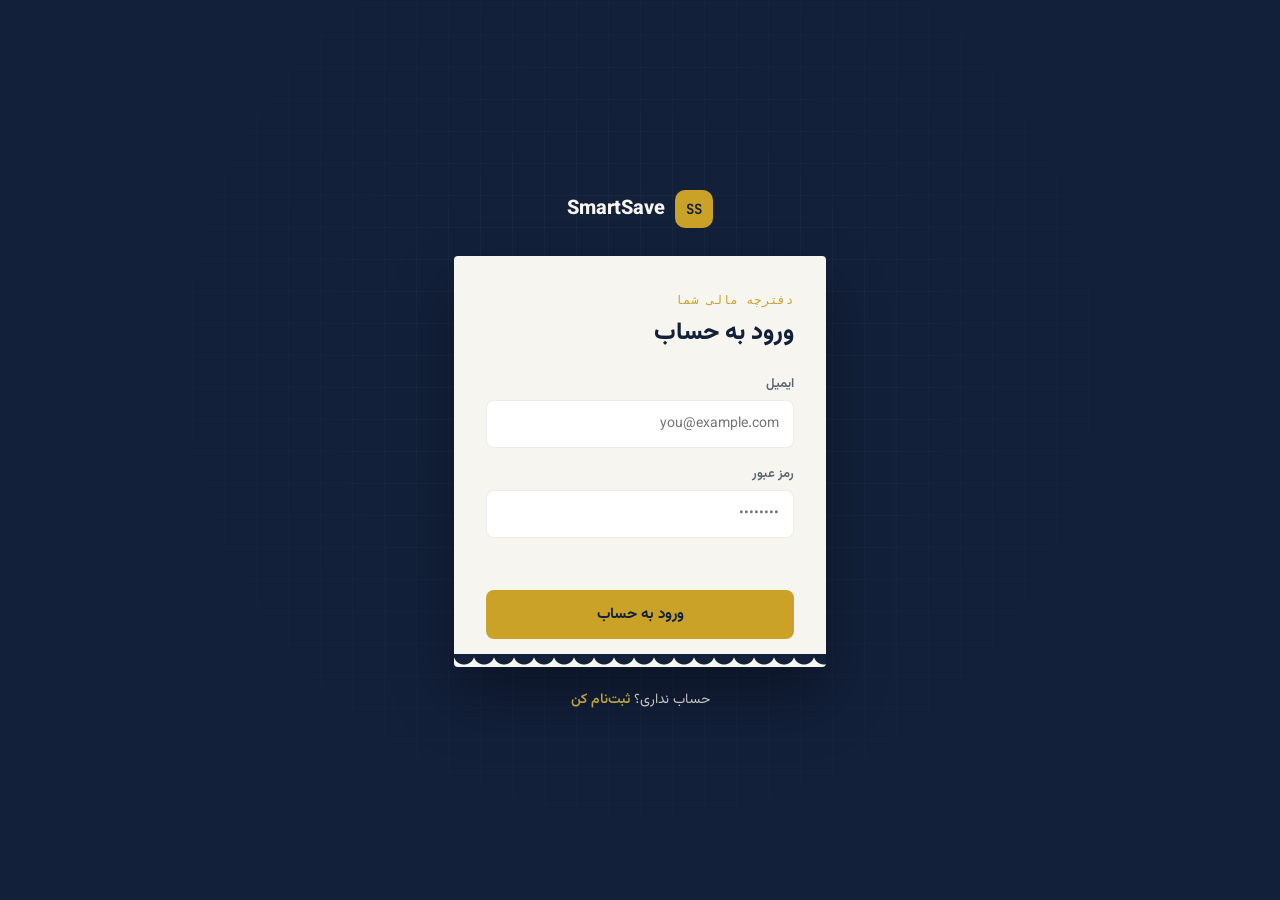
<file: frontend/index.html>
<!DOCTYPE html>
<html lang="fa" dir="rtl">
<head>
<meta charset="UTF-8">
<meta name="viewport" content="width=device-width, initial-scale=1.0">
<title>ورود | SmartSave</title>
<link rel="stylesheet" href="assets/css/style.css">
</head>
<body class="auth-page">
  <div class="auth-bg"></div>
  <div class="auth-wrap">
    <div class="brand">
      <span class="brand-mark">SS</span>
      <span class="brand-name">SmartSave</span>
    </div>

    <div class="receipt">
      <div class="receipt-head">
        <p class="eyebrow">دفترچه مالی شما</p>
        <h1>ورود به حساب</h1>
      </div>

      <form id="login-form" class="form" novalidate>
        <label class="field">
          <span>ایمیل</span>
          <input type="text" id="identifier" required placeholder="you@example.com" autocomplete="username">
        </label>
        <label class="field">
          <span>رمز عبور</span>
          <input type="password" id="password" required placeholder="••••••••" autocomplete="current-password">
        </label>
        <p id="form-error" class="form-error" role="alert"></p>
        <button type="submit" class="btn-gold">ورود به حساب</button>
      </form>

      <div class="receipt-tear"></div>
    </div>

    <p class="switch-line">حساب نداری؟ <a href="register.html">ثبت‌نام کن</a></p>
  </div>

  <script src="assets/js/api.js"></script>
  <script src="assets/js/auth.js"></script>
</body>
</html>
</file>
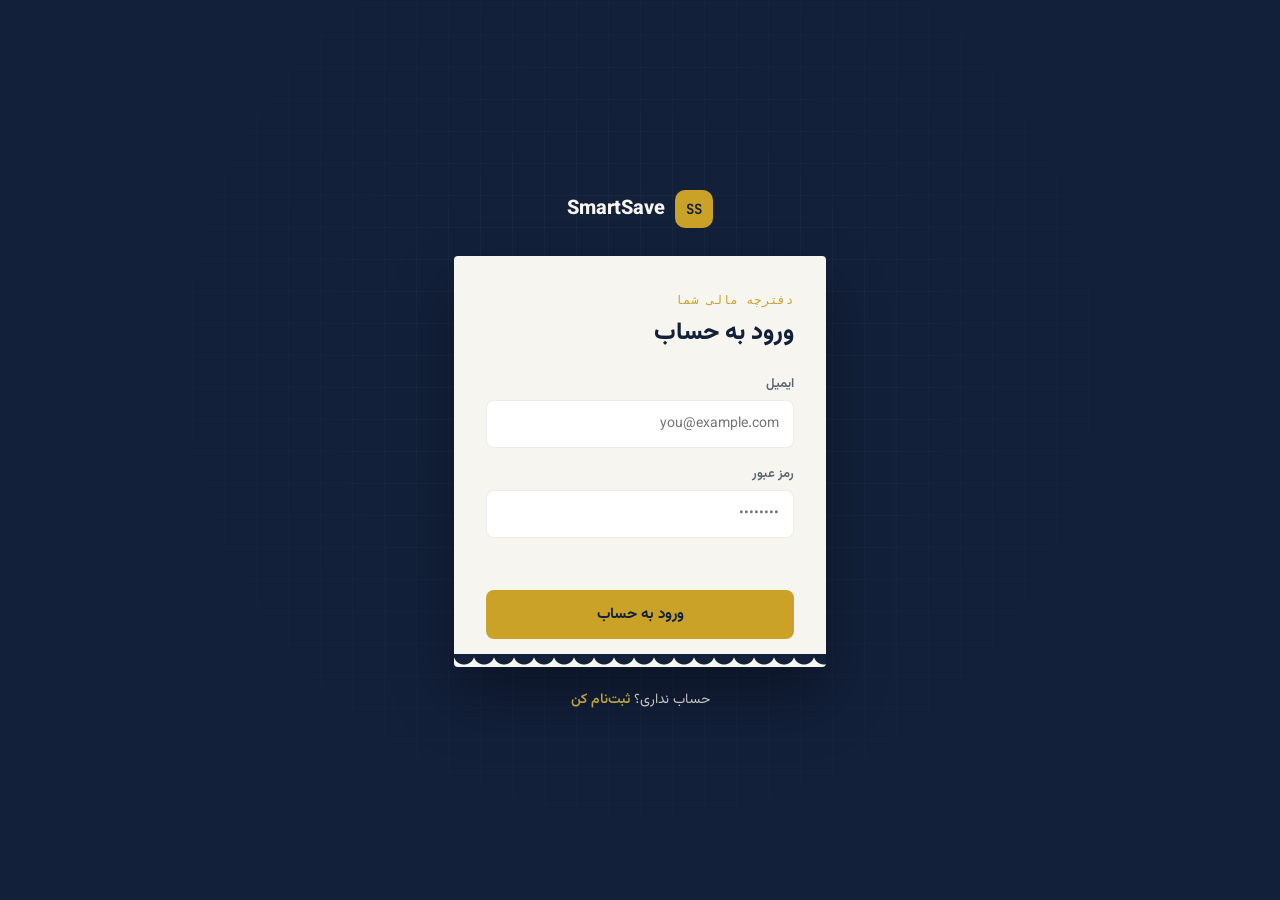
<file: frontend/budgets.html>
<!DOCTYPE html>
<html lang="fa" dir="rtl">
<head>
<meta charset="UTF-8">
<meta name="viewport" content="width=device-width, initial-scale=1.0">
<title>بودجه‌ها | SmartSave</title>
<link rel="stylesheet" href="assets/css/style.css">
</head>
<body class="app-page">
  <div class="app-shell">
    <aside class="sidebar" id="sidebar">
      <div class="brand brand-sidebar">
        <span class="brand-mark">SS</span>
        <span class="brand-name">SmartSave</span>
      </div>

      <nav class="nav">
        <a href="dashboard.html" class="nav-link"><span class="nav-ico">🏠</span> داشبورد</a>
        <a href="expenses.html" class="nav-link"><span class="nav-ico">💳</span> هزینه‌ها</a>
        <a href="incomes.html" class="nav-link"><span class="nav-ico">💰</span> درآمدها</a>
        <a href="savings.html" class="nav-link"><span class="nav-ico">🎯</span> اهداف پس‌انداز</a>
        <a href="budgets.html" class="nav-link"><span class="nav-ico">📊</span> بودجه‌ها</a>
        <a href="analytics.html" class="nav-link"><span class="nav-ico">📈</span> آنالیتیکس</a>
      </nav>

      <div class="sidebar-footer">
        <button id="logout-btn" class="nav-link nav-link--danger">
          <span class="nav-ico">🚪</span> خروج از حساب
        </button>
      </div>
    </aside>

    <div class="main">
      <header class="topbar">
        <button id="sidebar-toggle" class="icon-btn only-mobile">☰</button>
        <h1 class="page-title">بودجه‌ها</h1>
        <div class="topbar-user">
          <span id="user-name" class="user-name">در حال بارگذاری...</span>
        </div>
      </header>

      <main class="content">
        <div id="alerts-row" class="alerts-row"></div>
        <div class="budget-summary-banner">
  <div class="mini-stat"><span>کل بودجه</span><strong id="sum-total-budget">—</strong></div>
  <div class="mini-stat"><span>کل خرج‌شده</span><strong id="sum-total-spent">—</strong></div>
  <div class="mini-stat"><span>باقی‌مانده</span><strong id="sum-total-remaining">—</strong></div>
  <div class="mini-stat"><span>درصد کل مصرف</span><strong id="sum-usage">—</strong></div>
  <div class="mini-stat"><span>در مسیر درست</span><strong id="sum-on-track">—</strong></div>
  <div class="mini-stat"><span>تجاوزشده</span><strong id="sum-exceeded">—</strong></div>
</div>

        <div class="page-header">
          <h2 style="font-family:var(--font-display);font-size:19px;">پاکت‌های بودجه</h2>
          <button id="add-budget-btn" class="btn-primary">+ افزودن بودجه</button>
        </div>

        <div id="budgets-grid" class="budgets-grid"></div>
      </main>
    </div>
  </div>

  <div class="modal-overlay" id="budget-modal">
    <div class="modal-box">
      <h3 id="budget-modal-title">افزودن بودجه</h3>
      <form id="budget-form" class="form">
  <label class="field">
    <span>دسته‌بندی</span>
    <select id="budget-category" required><option value="">انتخاب دسته</option></select>
  </label>
  <label class="field">
    <span>مبلغ بودجه (تومان)</span>
    <input type="number" id="budget-amount" step="0.01" required>
  </label>
  <div class="row-2">
    <label class="field">
      <span>نوع دوره</span>
      <select id="budget-period">
        <option value="monthly">ماهانه</option>
        <option value="yearly">سالانه</option>
      </select>
    </label>
    <label class="field">
      <span>سال</span>
      <input type="number" id="budget-year" required>
    </label>
  </div>
  <label class="field" id="budget-month-wrap">
    <span>ماه (۱ تا ۱۲)</span>
    <input type="number" id="budget-month" min="1" max="12">
  </label>
  <div class="modal-actions">
    <button type="button" id="budget-modal-cancel" class="btn-ghost">انصراف</button>
    <button type="submit" class="btn-primary">ذخیره</button>
  </div>
</form>
    </div>
  </div>

  <script src="assets/js/api.js"></script>
  <script src="assets/js/app.js"></script>
  <script src="assets/js/budgets.js"></script>
</body>
</html>
</file>
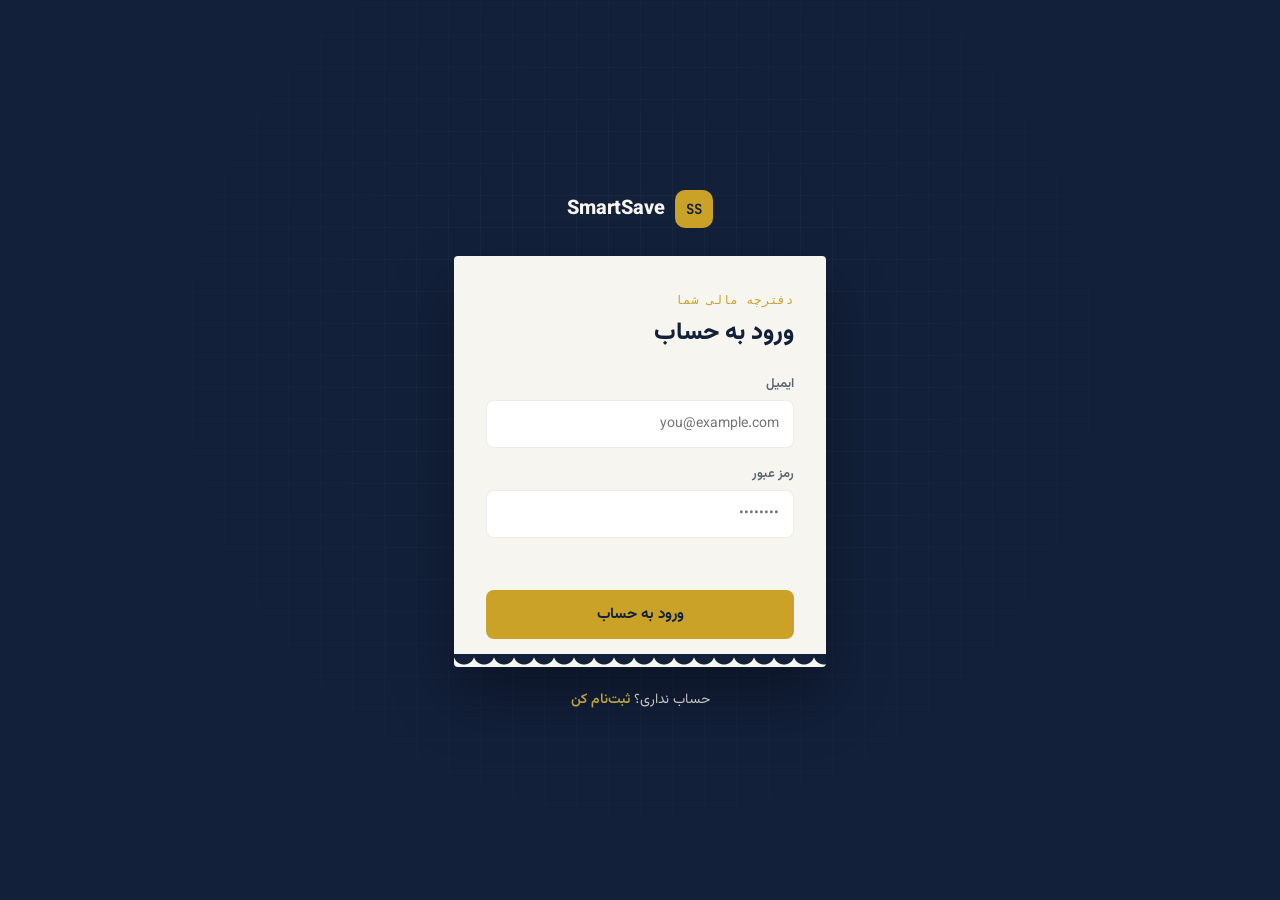
<file: frontend/expenses.html>
<!DOCTYPE html>
<html lang="fa" dir="rtl">
<head>
<meta charset="UTF-8">
<meta name="viewport" content="width=device-width, initial-scale=1.0">
<title>هزینه‌ها | SmartSave</title>
<link rel="stylesheet" href="assets/css/style.css">
</head>
<body class="app-page">
  <div class="app-shell">
    <aside class="sidebar" id="sidebar">
      <div class="brand brand-sidebar">
        <span class="brand-mark">SS</span>
        <span class="brand-name">SmartSave</span>
      </div>
      <nav class="nav">
        <a href="dashboard.html" class="nav-link"><span class="nav-ico">🏠</span> داشبورد</a>
        <a href="expenses.html" class="nav-link"><span class="nav-ico">💳</span> هزینه‌ها</a>
        <a href="incomes.html" class="nav-link"><span class="nav-ico">💰</span> درآمدها</a>
        <a href="savings.html" class="nav-link"><span class="nav-ico">🎯</span> اهداف پس‌انداز</a>
        <a href="budgets.html" class="nav-link"><span class="nav-ico">📊</span> بودجه‌ها</a>
        <a href="analytics.html" class="nav-link"><span class="nav-ico">📈</span> آنالیتیکس</a>
      </nav>
      <div class="sidebar-footer">
        <button id="logout-btn" class="nav-link nav-link--danger"><span class="nav-ico">🚪</span> خروج از حساب</button>
      </div>
    </aside>

    <div class="main">
      <header class="topbar">
        <button id="sidebar-toggle" class="icon-btn only-mobile">☰</button>
        <h1 class="page-title">هزینه‌ها</h1>
        <div class="topbar-user"><span id="user-name" class="user-name">در حال بارگذاری...</span></div>
      </header>

      <main class="content">
        <div class="tabs-row">
          <button class="tab-btn active" data-tab="panel-list">لیست هزینه‌ها</button>
          <button class="tab-btn" data-tab="panel-recurring">هزینه‌های تکرارشونده</button>
        </div>

        <!-- تب ۱: لیست هزینه‌ها -->
        <div id="panel-list" class="tab-panel active">
          <div class="layout-2col">
            <div>
              <div class="page-header">
                <h2 style="font-family:var(--font-display);font-size:19px;">لیست هزینه‌ها</h2>
                <button id="add-expense-btn" class="btn-primary">+ افزودن هزینه</button>
              </div>

              <div class="filter-bar">
                <select id="filter-category"><option value="">همه دسته‌ها</option></select>
                <input type="text" id="filter-search" placeholder="جست‌وجو...">
                <input type="date" id="filter-from" title="از تاریخ">
                <input type="date" id="filter-to" title="تا تاریخ">
                <button id="filter-reset" class="btn-ghost">پاک‌سازی فیلتر</button>
              </div>

              <div class="table-card">
                <table>
                  <thead><tr><th>تاریخ</th><th>توضیحات</th><th>دسته</th><th>مبلغ</th><th></th></tr></thead>
                  <tbody id="expenses-body"></tbody>
                </table>
              </div>
            </div>

            <div class="impact-card">
              <p class="eyebrow">ماشین‌حساب تاثیر پس‌انداز</p>
              <p style="font-size:13px;color:var(--slate);line-height:1.7;">
                یه کلمه‌کلیدی بزن (مثلاً «سیگار» یا «قهوه») ببین قطعش چقدر برات صرفه‌جویی می‌کنه.
              </p>
              <div class="impact-search">
                <input type="text" id="impact-input" placeholder="مثلاً: سیگار">
                <button id="impact-search-btn">جست‌وجو</button>
              </div>
              <div id="impact-results" class="impact-results"></div>
            </div>
          </div>
        </div>

        <!-- تب ۲: هزینه‌های تکرارشونده -->
        <div id="panel-recurring" class="tab-panel">
          <div class="recurring-summary-row">
            <div class="stat-card"><p class="eyebrow">هزینه‌ی ماهانه کل</p><p class="stat-value expense" id="r-stat-monthly">—</p></div>
            <div class="stat-card"><p class="eyebrow">هزینه‌ی سالانه کل</p><p class="stat-value expense" id="r-stat-annual">—</p></div>
            <div class="stat-card"><p class="eyebrow">تعداد فعال</p><p class="stat-value net" id="r-stat-count">—</p></div>
          </div>

          <div class="page-header">
            <h2 style="font-family:var(--font-display);font-size:19px;">هزینه‌های تکرارشونده</h2>
            <button id="add-recurring-btn" class="btn-primary">+ افزودن</button>
          </div>

          <div class="table-card">
            <table>
              <thead><tr><th>عنوان</th><th>دسته</th><th>مبلغ</th><th>دوره</th><th>فعال</th><th></th></tr></thead>
              <tbody id="recurring-body"></tbody>
            </table>
          </div>
        </div>
      </main>
    </div>
  </div>

  <!-- مودال هزینه‌ی عادی -->
  <div class="modal-overlay" id="expense-modal">
    <div class="modal-box">
      <h3 id="modal-title">افزودن هزینه</h3>
      <form id="expense-form" class="form">
        <label class="field"><span>توضیحات</span><input type="text" id="expense-description" required></label>
        <div class="row-2">
          <label class="field"><span>مبلغ (تومان)</span><input type="number" id="expense-amount" step="0.01" required></label>
          <label class="field"><span>تاریخ</span><input type="date" id="expense-date" required></label>
        </div>
        <label class="field"><span>دسته‌بندی</span><select id="expense-category"><option value="">انتخاب دسته</option></select></label>
        <div class="modal-actions">
          <button type="button" id="modal-cancel" class="btn-ghost">انصراف</button>
          <button type="submit" class="btn-primary">ذخیره</button>
        </div>
      </form>
    </div>
  </div>

  <!-- مودال هزینه‌ی تکرارشونده -->
  <div class="modal-overlay" id="recurring-modal">
    <div class="modal-box">
      <h3 id="recurring-modal-title">افزودن هزینه‌ی تکرارشونده</h3>
      <form id="recurring-form" class="form">
        <label class="field"><span>عنوان</span><input type="text" id="r-title" required placeholder="مثلاً: نتفلیکس"></label>
        <div class="row-2">
          <label class="field"><span>مبلغ (تومان)</span><input type="number" id="r-amount" step="0.01" required></label>
          <label class="field">
            <span>دوره تکرار</span>
            <select id="r-frequency">
              <option value="daily">روزانه</option>
              <option value="weekly">هفتگی</option>
              <option value="monthly" selected>ماهانه</option>
              <option value="yearly">سالانه</option>
            </select>
          </label>
        </div>
        <label class="field"><span>دسته‌بندی</span><select id="r-category"><option value="">انتخاب دسته</option></select></label>
        <div class="row-2">
          <label class="field"><span>تاریخ شروع</span><input type="date" id="r-start" required></label>
          <label class="field"><span>تاریخ پایان (اختیاری)</span><input type="date" id="r-end"></label>
        </div>
        <div class="modal-actions">
          <button type="button" id="recurring-modal-cancel" class="btn-ghost">انصراف</button>
          <button type="submit" class="btn-primary">ذخیره</button>
        </div>
      </form>
    </div>
  </div>

  <script src="assets/js/api.js"></script>
  <script src="assets/js/app.js"></script>
  <script src="assets/js/recurring.js"></script>
  <script src="assets/js/expenses.js"></script>
</body>
</html>
</file>
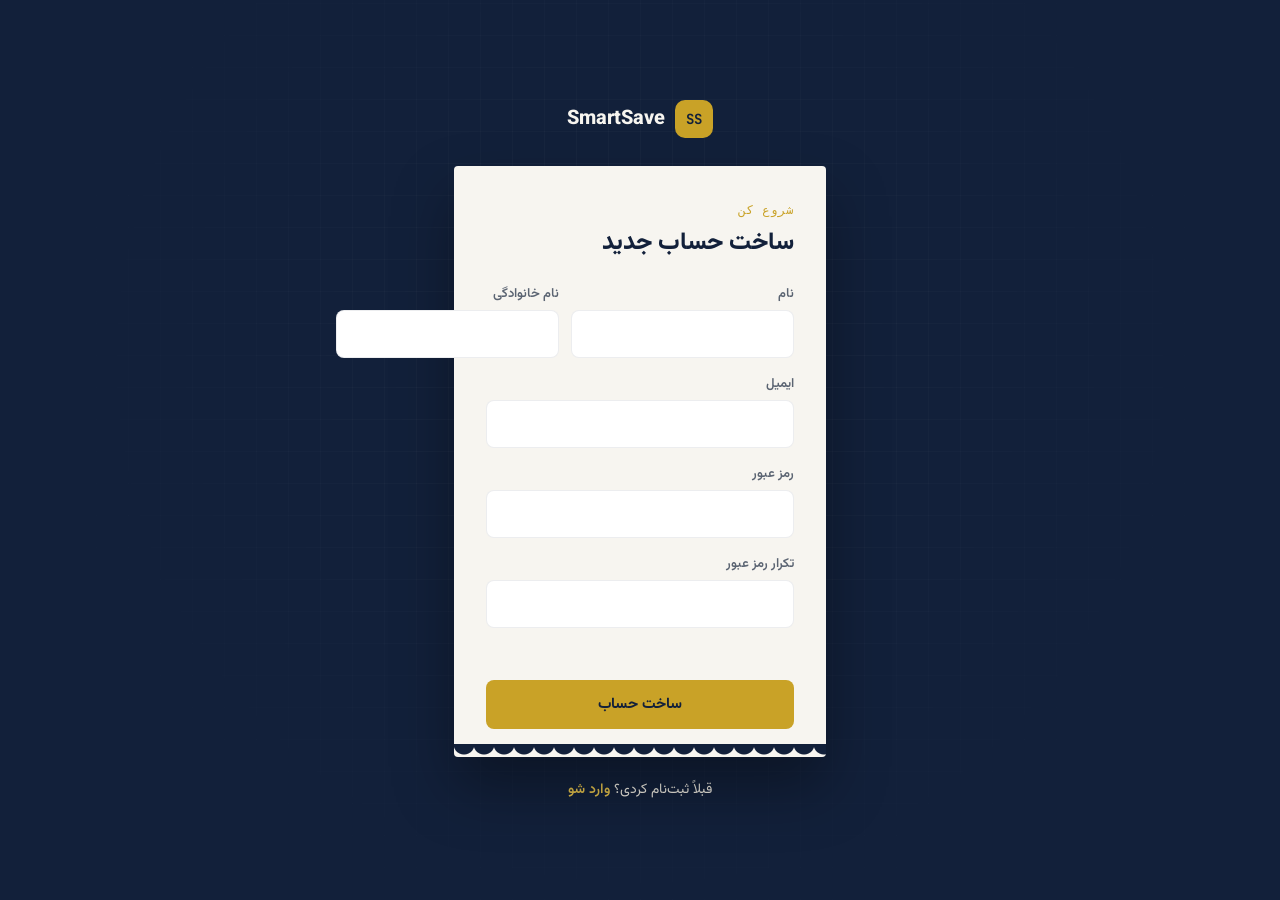
<file: frontend/register.html>
<!DOCTYPE html>
<html lang="fa" dir="rtl">
<head>
<meta charset="UTF-8">
<meta name="viewport" content="width=device-width, initial-scale=1.0">
<title>ثبت‌نام | SmartSave</title>
<link rel="stylesheet" href="assets/css/style.css">
</head>
<body class="auth-page">
  <div class="auth-bg"></div>
  <div class="auth-wrap">
    <div class="brand">
      <span class="brand-mark">SS</span>
      <span class="brand-name">SmartSave</span>
    </div>

    <div class="receipt">
      <div class="receipt-head">
        <p class="eyebrow">شروع کن</p>
        <h1>ساخت حساب جدید</h1>
      </div>

      <form id="register-form" class="form" novalidate>
        <div class="row-2">
          <label class="field">
            <span>نام</span>
            <input type="text" id="first_name" required>
          </label>
          <label class="field">
            <span>نام خانوادگی</span>
            <input type="text" id="last_name" required>
          </label>
        </div>
        <label class="field">
          <span>ایمیل</span>
          <input type="email" id="email" required>
        </label>
        <label class="field">
          <span>رمز عبور</span>
          <input type="password" id="password" required>
        </label>
        <label class="field">
          <span>تکرار رمز عبور</span>
          <input type="password" id="password_confirm" required>
        </label>
        <p id="form-error" class="form-error" role="alert"></p>
        <button type="submit" class="btn-gold">ساخت حساب</button>
      </form>

      <div class="receipt-tear"></div>
    </div>

    <p class="switch-line">قبلاً ثبت‌نام کردی؟ <a href="index.html">وارد شو</a></p>
  </div>

  <script src="assets/js/api.js"></script>
  <script src="assets/js/auth.js"></script>
</body>
</html>
</file>
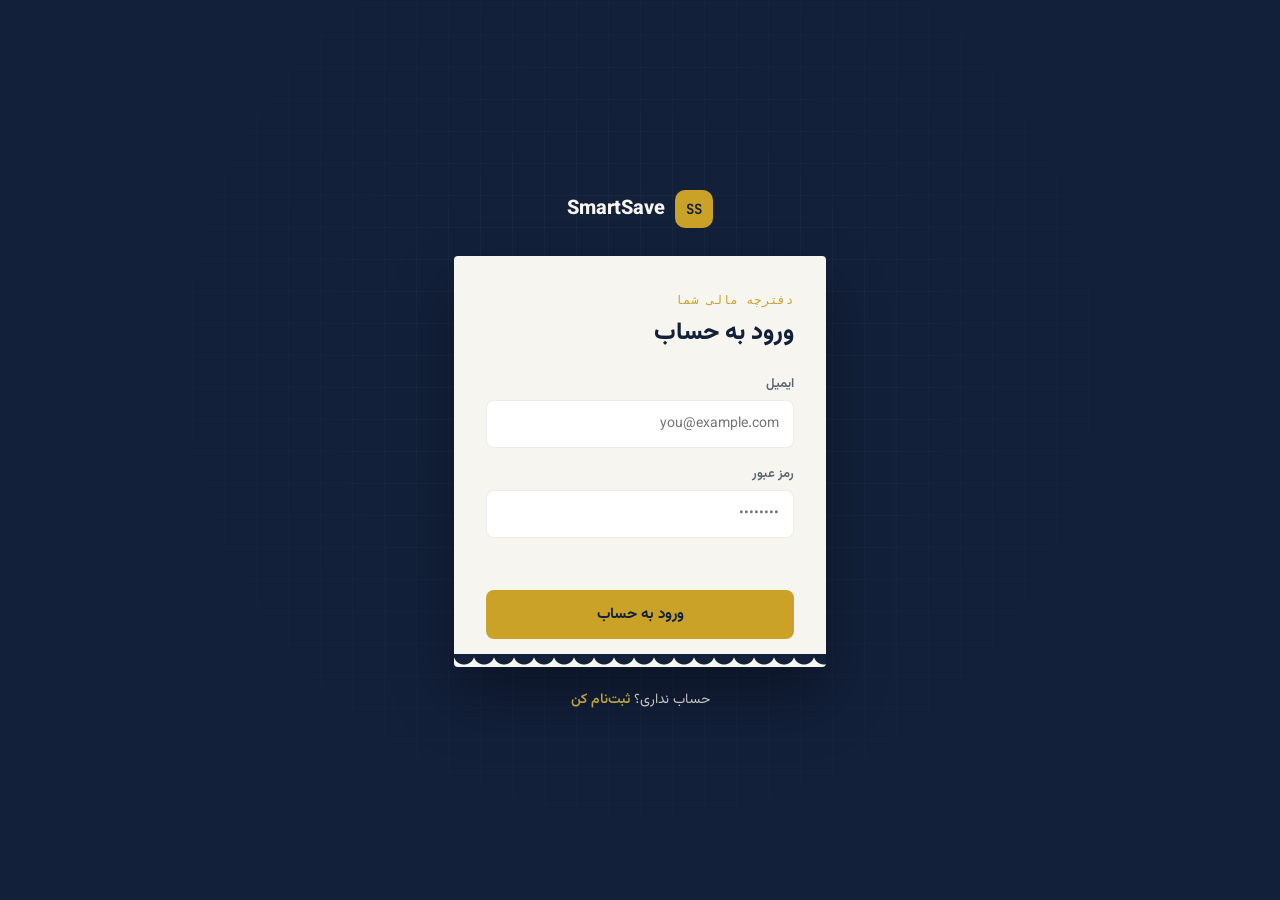
<file: frontend/savings.html>
<!DOCTYPE html>
<html lang="fa" dir="rtl">
<head>
<meta charset="UTF-8">
<meta name="viewport" content="width=device-width, initial-scale=1.0">
<title>اهداف پس‌انداز | SmartSave</title>
<link rel="stylesheet" href="assets/css/style.css">
</head>
<body class="app-page">
  <div class="app-shell">
    <aside class="sidebar" id="sidebar">
      <div class="brand brand-sidebar">
        <span class="brand-mark">SS</span>
        <span class="brand-name">SmartSave</span>
      </div>

      <nav class="nav">
        <a href="dashboard.html" class="nav-link"><span class="nav-ico">🏠</span> داشبورد</a>
        <a href="expenses.html" class="nav-link"><span class="nav-ico">💳</span> هزینه‌ها</a>
        <a href="incomes.html" class="nav-link"><span class="nav-ico">💰</span> درآمدها</a>
        <a href="savings.html" class="nav-link"><span class="nav-ico">🎯</span> اهداف پس‌انداز</a>
        <a href="budgets.html" class="nav-link"><span class="nav-ico">📊</span> بودجه‌ها</a>
        <a href="analytics.html" class="nav-link"><span class="nav-ico">📈</span> آنالیتیکس</a>
      </nav>

      <div class="sidebar-footer">
        <button id="logout-btn" class="nav-link nav-link--danger">
          <span class="nav-ico">🚪</span> خروج از حساب
        </button>
      </div>
    </aside>

    <div class="main">
      <header class="topbar">
        <button id="sidebar-toggle" class="icon-btn only-mobile">☰</button>
        <h1 class="page-title">اهداف پس‌انداز</h1>
        <div class="topbar-user">
          <span id="user-name" class="user-name">در حال بارگذاری...</span>
        </div>
      </header>

      <main class="content">
        <div class="overall-banner">
          <div>
            <p class="eyebrow">خلاصه کلی</p>
            <h2>پیشرفت اهداف پس‌انداز</h2>
          </div>
          <div class="overall-stats">
            <div><span>تعداد اهداف</span><strong id="overall-goals-count">—</strong></div>
            <div><span>کل هدف‌گذاری‌شده</span><strong id="overall-total-target">—</strong></div>
            <div><span>کل پس‌انداز شده</span><strong id="overall-total-saved">—</strong></div>
          </div>
        </div>

        <div class="page-header">
          <h2 style="font-family:var(--font-display);font-size:19px;">هدف‌ها</h2>
          <button id="add-goal-btn" class="btn-primary">+ هدف جدید</button>
        </div>

        <div id="goals-grid" class="goals-grid"></div>
      </main>
    </div>
  </div>

  <div class="modal-overlay" id="goal-modal">
    <div class="modal-box">
      <h3 id="goal-modal-title">هدف جدید</h3>
      <form id="goal-form" class="form">
        <label class="field">
  <span>نام هدف</span>
  <input type="text" id="goal-title" required placeholder="مثلاً: سفر شمال">
</label>
<label class="field">
  <span>توضیحات (اختیاری)</span>
  <input type="text" id="goal-description">
</label>
        <label class="field">
          <span>مبلغ هدف (تومان)</span>
          <input type="number" id="goal-target" step="0.01" required>
        </label>
        <label class="field">
          <span>مهلت (اختیاری)</span>
          <input type="date" id="goal-deadline">
        </label>
        <label class="field">
  <span>یادداشت (اختیاری)</span>
  <input type="text" id="deposit-note">
</label>
        <div class="modal-actions">
          <button type="button" id="goal-modal-cancel" class="btn-ghost">انصراف</button>
          <button type="submit" class="btn-primary">ذخیره</button>
        </div>
      </form>
    </div>
  </div>

  <div class="modal-overlay" id="deposit-modal">
    <div class="modal-box">
      <h3>ثبت واریز جدید</h3>
      <form id="deposit-form" class="form">
        <label class="field">
          <span>مبلغ (تومان)</span>
          <input type="number" id="deposit-amount" step="0.01" required>
        </label>
        <label class="field">
          <span>تاریخ</span>
          <input type="date" id="deposit-date" required>
        </label>
        <div class="modal-actions">
          <button type="button" id="deposit-modal-cancel" class="btn-ghost">انصراف</button>
          <button type="submit" class="btn-primary">ثبت واریز</button>
        </div>
      </form>
    </div>
  </div>

  <script src="assets/js/api.js"></script>
  <script src="assets/js/app.js"></script>
  <script src="assets/js/savings.js"></script>
</body>
</html>
</file>
<file: frontend/assets/css/style.css>
@import url('https://fonts.googleapis.com/css2?family=Vazirmatn:wght@400;500;600;700;800&family=JetBrains+Mono:wght@400;500;600&display=swap');

:root{
  --ink:#12203A;
  --ink-soft:#1B2C4D;
  --paper:#F7F5F0;
  --paper-dim:#EBE8DF;
  --teal:#0F6B5C;
  --teal-light:#16997F;
  --gold:#C9A227;
  --gold-light:#E0BE4C;
  --slate:#5B6472;
  --coral:#E15252;
  --line: rgba(18,32,58,.08);
  --font-display:'Vazirmatn',sans-serif;
  --font-body:'Vazirmatn',sans-serif;
  --font-mono:'JetBrains Mono',monospace;
  --radius:14px;
}

*{box-sizing:border-box;margin:0;padding:0;}
body{font-family:var(--font-body);color:var(--ink);background:var(--paper);}
a{text-decoration:none;color:inherit;}
button{font-family:inherit;cursor:pointer;border:none;}
input{font-family:inherit;}

.eyebrow{
  font-family:var(--font-mono);
  font-size:12px;
  letter-spacing:.06em;
  color:var(--gold);
  text-transform:uppercase;
  margin-bottom:6px;
}

/* ---------- AUTH PAGES ---------- */
.auth-page{
  min-height:100vh;
  display:flex;
  align-items:center;
  justify-content:center;
  position:relative;
  overflow:hidden;
  background:var(--ink);
}

.auth-bg{
  position:absolute;
  inset:0;
  background-image:
    repeating-linear-gradient(0deg, rgba(255,255,255,.035) 0 1px, transparent 1px 32px),
    repeating-linear-gradient(90deg, rgba(255,255,255,.035) 0 1px, transparent 1px 32px);
  mask-image: radial-gradient(circle at 50% 40%, black, transparent 75%);
}

.auth-wrap{
  position:relative;
  z-index:1;
  width:100%;
  max-width:420px;
  padding:24px;
  display:flex;
  flex-direction:column;
  align-items:center;
}

.brand{
  display:flex;
  align-items:center;
  gap:10px;
  margin-bottom:28px;
}
.brand-mark{
  width:38px;height:38px;
  border-radius:10px;
  background:var(--gold);
  color:var(--ink);
  font-family:var(--font-mono);
  font-weight:700;
  display:flex;align-items:center;justify-content:center;
  font-size:14px;
}
.brand-name{
  font-family:var(--font-display);
  font-weight:800;
  font-size:20px;
  color:var(--paper);
}

.receipt{
  position:relative;
  width:100%;
  background:var(--paper);
  border-radius:4px;
  padding:36px 32px 28px;
  box-shadow:0 30px 60px rgba(0,0,0,.35);
}
.receipt-head h1{
  font-family:var(--font-display);
  font-size:24px;
  font-weight:800;
  margin-bottom:22px;
}
.receipt-tear{
  position:absolute;
  left:0;right:0;bottom:-1px;
  height:14px;
  background:
    radial-gradient(circle at 10px 0, var(--ink) 10px, transparent 11px) 0 0/20px 14px repeat-x;
}

.form{display:flex;flex-direction:column;gap:16px;}
.field{display:flex;flex-direction:column;gap:6px;}
.field span{font-size:13px;color:var(--slate);font-weight:600;}
.field input{
  padding:12px 14px;
  border:1.5px solid var(--line);
  border-radius:8px;
  font-size:14px;
  background:#fff;
  transition:border-color .15s;
}
.field input:focus{outline:none;border-color:var(--teal);}

.form-error{
  font-size:13px;
  color:var(--coral);
  min-height:16px;
}

.btn-gold{
  margin-top:4px;
  background:var(--gold);
  color:var(--ink);
  font-weight:700;
  font-size:15px;
  padding:13px;
  border-radius:8px;
  transition:filter .15s, transform .1s;
}
.btn-gold:hover{filter:brightness(1.08);}
.btn-gold:active{transform:scale(.98);}
.btn-gold:disabled{opacity:.6;cursor:not-allowed;}

.switch-line{
  margin-top:22px;
  font-size:14px;
  color:var(--paper-dim);
}
.switch-line a{color:var(--gold-light);font-weight:600;}

.row-2{display:grid;grid-template-columns:1fr 1fr;gap:12px;}

/* ---------- APP SHELL (dashboard) ---------- */
.app-shell{
  display:flex;
  min-height:100vh;
}

.sidebar{
  order:2; /* راست‌چین در RTL */
  width:250px;
  flex-shrink:0;
  background:var(--ink);
  color:var(--paper);
  display:flex;
  flex-direction:column;
  padding:22px 16px;
}
.brand-sidebar{margin-bottom:26px;padding:0 8px;}

.nav{display:flex;flex-direction:column;gap:4px;flex:1;}
.nav-link{
  display:flex;
  align-items:center;
  gap:10px;
  padding:11px 12px;
  border-radius:8px;
  color:var(--paper-dim);
  font-size:14px;
  font-weight:500;
  border-right:3px solid transparent;
  background:transparent;
  width:100%;
  text-align:right;
}
.nav-link:hover{background:var(--ink-soft);}
.nav-link.active{
  background:var(--ink-soft);
  color:#fff;
  border-right-color:var(--gold);
}
.nav-link--danger{color:#e8a3a3;}
.nav-ico{font-size:16px;width:20px;text-align:center;}

.sidebar-footer{border-top:1px solid rgba(255,255,255,.08);padding-top:12px;margin-top:12px;}

.main{
  order:1;
  flex:1;
  display:flex;
  flex-direction:column;
  min-width:0;
}

.topbar{
  height:64px;
  flex-shrink:0;
  background:#fff;
  border-bottom:1px solid var(--line);
  display:flex;
  align-items:center;
  justify-content:space-between;
  padding:0 26px;
}
.page-title{font-family:var(--font-display);font-size:18px;font-weight:700;}
.user-name{font-family:var(--font-mono);font-size:13px;color:var(--slate);}
.icon-btn{background:none;font-size:20px;color:var(--ink);}
.only-mobile{display:none;}

.content{padding:28px;flex:1;overflow-y:auto;}

.placeholder-card{
  background:#fff;
  border:1px dashed var(--line);
  border-radius:var(--radius);
  padding:40px;
  max-width:520px;
}
.placeholder-card h2{font-family:var(--font-display);font-size:19px;margin:6px 0 10px;}
.placeholder-card p{color:var(--slate);font-size:14px;line-height:1.8;}

/* ---------- Responsive ---------- */
@media (max-width:860px){
  .sidebar{
    position:fixed;
    top:0;bottom:0;right:0;
    transform:translateX(100%);
    z-index:20;
    transition:transform .2s ease;
    box-shadow:0 0 40px rgba(0,0,0,.3);
  }
  .sidebar.open{transform:translateX(0);}
  .only-mobile{display:block;}
  .row-2{grid-template-columns:1fr;}
}
/* ---------- Dashboard analytics ---------- */
.stats-row{
  display:grid;
  grid-template-columns:repeat(3,1fr);
  gap:18px;
  margin-bottom:22px;
}
.stat-card{
  background:#fff;
  border:1px solid var(--line);
  border-radius:var(--radius);
  padding:20px 22px;
}
.stat-card .eyebrow{margin-bottom:10px;}
.stat-card .stat-value{
  font-family:var(--font-mono);
  font-size:26px;
  font-weight:600;
}
.stat-value.income{color:var(--teal);}
.stat-value.expense{color:var(--coral);}
.stat-value.net{color:var(--ink);}

.dash-grid{
  display:grid;
  grid-template-columns:1.1fr 1.4fr;
  gap:18px;
  margin-bottom:22px;
}

.health-card{
  background:#fff;
  border:1px solid var(--line);
  border-radius:var(--radius);
  padding:24px;
  display:flex;
  flex-direction:column;
  align-items:center;
  text-align:center;
}
.health-gauge{position:relative;width:180px;height:180px;margin:10px 0 6px;}
.health-gauge svg{transform:rotate(-90deg);}
.health-gauge-bg{fill:none;stroke:var(--line);stroke-width:14;}
.health-gauge-arc{fill:none;stroke-width:14;stroke-linecap:round;transition:stroke-dashoffset .6s ease;}
.health-score-num{
  position:absolute;inset:0;
  display:flex;align-items:center;justify-content:center;
  font-family:var(--font-mono);
  font-size:34px;
  font-weight:700;
}
.health-breakdown{width:100%;margin-top:14px;display:flex;flex-direction:column;gap:8px;}
.breakdown-row{
  display:flex;justify-content:space-between;
  font-size:13px;color:var(--slate);
  border-top:1px solid var(--line);
  padding-top:8px;
}
.breakdown-row .mono{font-family:var(--font-mono);color:var(--ink);font-weight:600;}

.chart-card{
  background:#fff;
  border:1px solid var(--line);
  border-radius:var(--radius);
  padding:22px;
}
.chart-card canvas{max-height:260px;}
.charts-stack{display:flex;flex-direction:column;gap:18px;}

.insights-card{
  background:#fff;
  border:1px solid var(--line);
  border-radius:var(--radius);
  padding:22px;
}
.insight-item{
  display:flex;align-items:flex-start;gap:10px;
  padding:10px 0;
  border-top:1px solid var(--line);
  font-size:14px;
  line-height:1.7;
}
.insight-item:first-of-type{border-top:none;}
.insight-dot{
  width:8px;height:8px;border-radius:50%;
  background:var(--gold);
  margin-top:6px;flex-shrink:0;
}
.empty-note{color:var(--slate);font-size:14px;}

@media (max-width:980px){
  .stats-row{grid-template-columns:1fr;}
  .dash-grid{grid-template-columns:1fr;}
}
/* ---------- Expenses page ---------- */
.page-header{
  display:flex;align-items:center;justify-content:space-between;
  margin-bottom:20px;
}
.btn-primary{
  background:var(--teal);
  color:#fff;
  font-weight:700;
  font-size:14px;
  padding:11px 20px;
  border-radius:8px;
  display:inline-flex;align-items:center;gap:8px;
  transition:filter .15s, transform .1s;
}
.btn-primary:hover{filter:brightness(1.1);}
.btn-primary:active{transform:scale(.98);}

.btn-ghost{
  background:transparent;
  border:1px solid var(--line);
  color:var(--ink);
  font-size:13px;
  font-weight:600;
  padding:9px 14px;
  border-radius:8px;
}
.btn-ghost:hover{background:var(--paper-dim);}

.layout-2col{
  display:grid;
  grid-template-columns:1fr 320px;
  gap:20px;
  align-items:start;
}

.filter-bar{
  display:flex;
  flex-wrap:wrap;
  gap:10px;
  margin-bottom:16px;
  background:#fff;
  border:1px solid var(--line);
  border-radius:var(--radius);
  padding:14px;
}
.filter-bar input, .filter-bar select{
  padding:9px 12px;
  border:1.5px solid var(--line);
  border-radius:7px;
  font-size:13px;
  background:#fff;
  min-width:140px;
}
.filter-bar input:focus, .filter-bar select:focus{outline:none;border-color:var(--teal);}

.table-card{
  background:#fff;
  border:1px solid var(--line);
  border-radius:var(--radius);
  overflow:hidden;
}
table{width:100%;border-collapse:collapse;}
thead th{
  text-align:right;
  font-size:12px;
  color:var(--slate);
  font-weight:600;
  padding:14px 18px;
  border-bottom:1px solid var(--line);
  background:var(--paper);
}
tbody td{
  padding:14px 18px;
  font-size:14px;
  border-bottom:1px solid var(--line);
}
tbody tr:last-child td{border-bottom:none;}
tbody tr:hover{background:var(--paper);}
.amount-cell{font-family:var(--font-mono);font-weight:600;color:var(--coral);}
.date-cell{font-family:var(--font-mono);font-size:13px;color:var(--slate);}

.badge{
  display:inline-block;
  padding:4px 10px;
  border-radius:100px;
  font-size:12px;
  font-weight:600;
  color:#fff;
}

.row-actions{display:flex;gap:8px;}
.icon-action{
  background:none;
  font-size:15px;
  color:var(--slate);
  padding:4px 6px;
  border-radius:6px;
}
.icon-action:hover{background:var(--paper-dim);color:var(--ink);}
.icon-action.danger:hover{color:var(--coral);}

.empty-row td{
  text-align:center;
  padding:40px;
  color:var(--slate);
  font-size:14px;
}

/* Savings impact card */
.impact-card{
  background:#fff;
  border:1px solid var(--line);
  border-radius:var(--radius);
  padding:20px;
  position:sticky;
  top:0;
}
.impact-search{display:flex;gap:8px;margin:10px 0 16px;}
.impact-search input{flex:1;padding:10px 12px;border:1.5px solid var(--line);border-radius:7px;font-size:13px;}
.impact-search button{
  background:var(--gold);color:var(--ink);font-weight:700;
  padding:0 16px;border-radius:7px;font-size:13px;
}
.impact-results{display:flex;flex-direction:column;gap:10px;}
.impact-total{
  font-family:var(--font-mono);
  font-size:22px;
  font-weight:700;
  color:var(--coral);
}
.impact-grid{display:grid;grid-template-columns:1fr 1fr;gap:10px;margin-top:6px;}
.impact-box{
  background:var(--paper);
  border-radius:8px;
  padding:10px 12px;
}
.impact-box span{display:block;font-size:11px;color:var(--slate);margin-bottom:4px;}
.impact-box strong{font-family:var(--font-mono);font-size:15px;color:var(--teal);}

/* Modal */
.modal-overlay{
  position:fixed;inset:0;
  background:rgba(18,32,58,.55);
  display:none;
  align-items:center;justify-content:center;
  z-index:50;
  padding:20px;
}
.modal-overlay.open{display:flex;}
.modal-box{
  background:#fff;
  border-radius:var(--radius);
  padding:28px;
  width:100%;max-width:440px;
  box-shadow:0 30px 60px rgba(0,0,0,.3);
}
.modal-box h3{font-family:var(--font-display);font-size:18px;margin-bottom:18px;}
.modal-actions{display:flex;gap:10px;margin-top:20px;}
.modal-actions .btn-primary, .modal-actions .btn-ghost{flex:1;justify-content:center;}

@media (max-width:900px){
  .layout-2col{grid-template-columns:1fr;}
  .impact-card{position:static;}
}
/* ---------- Budgets page ---------- */
.alerts-row{display:flex;flex-wrap:wrap;gap:10px;margin-bottom:20px;}
.alert-chip{
  display:flex;align-items:center;gap:8px;
  padding:10px 14px;border-radius:10px;
  font-size:13px;font-weight:600;
}
.alert-chip.warning{background:rgba(201,162,39,.12);color:#8a6d10;border:1px solid rgba(201,162,39,.3);}
.alert-chip.exceeded{background:rgba(225,82,82,.1);color:var(--coral);border:1px solid rgba(225,82,82,.25);}

.budgets-grid{
  display:grid;
  grid-template-columns:repeat(auto-fill,minmax(260px,1fr));
  gap:20px;
}

.budget-card{
  position:relative;
  background:#fff;
  border:1px solid var(--line);
  border-radius:var(--radius);
  padding:54px 20px 20px;
  overflow:hidden;
}
.budget-flap{
  position:absolute;top:0;left:0;right:0;height:46px;
  clip-path:polygon(0 0,100% 0,50% 62%);
}
.budget-flap.ok{background:var(--teal);}
.budget-flap.warning{background:var(--gold);}
.budget-flap.exceeded{background:var(--coral);}

.budget-cat{font-family:var(--font-display);font-weight:700;font-size:15px;}
.budget-period{font-size:12px;color:var(--slate);font-family:var(--font-mono);margin-top:2px;}

.budget-amounts{
  display:flex;justify-content:space-between;
  font-family:var(--font-mono);font-size:13px;
  margin:14px 0 8px;
}
.budget-amounts .spent{font-weight:700;}

.progress-track{height:8px;background:var(--paper-dim);border-radius:100px;overflow:hidden;margin-bottom:10px;}
.progress-fill{height:100%;border-radius:100px;transition:width .4s ease;}
.progress-fill.ok{background:var(--teal);}
.progress-fill.warning{background:var(--gold);}
.progress-fill.exceeded{background:var(--coral);}

.budget-percent{
  font-family:var(--font-mono);font-size:12px;color:var(--slate);
  display:flex;justify-content:space-between;
}

.budget-card-actions{
  display:flex;gap:8px;margin-top:14px;
  border-top:1px solid var(--line);padding-top:12px;
}
/* ---------- Savings goals page ---------- */
.overall-banner{
  background:var(--ink);
  color:var(--paper);
  border-radius:var(--radius);
  padding:22px 26px;
  display:flex;
  align-items:center;
  justify-content:space-between;
  margin-bottom:22px;
  flex-wrap:wrap;
  gap:16px;
}
.overall-banner .eyebrow{color:var(--gold-light);}
.overall-banner h2{font-family:var(--font-display);font-size:20px;font-weight:700;}
.overall-stats{display:flex;gap:26px;flex-wrap:wrap;}
.overall-stats div{text-align:center;}
.overall-stats span{display:block;font-size:11px;color:rgba(247,245,240,.6);margin-bottom:4px;}
.overall-stats strong{font-family:var(--font-mono);font-size:18px;}

.goals-grid{
  display:grid;
  grid-template-columns:repeat(auto-fill,minmax(280px,1fr));
  gap:20px;
}

.goal-card{
  background:#fff;
  border:1px solid var(--line);
  border-radius:var(--radius);
  padding:22px;
}
.goal-top{display:flex;gap:16px;align-items:center;margin-bottom:14px;}
.goal-jar{width:64px;height:78px;flex-shrink:0;}
.goal-info{flex:1;min-width:0;}
.goal-name{font-family:var(--font-display);font-weight:700;font-size:16px;margin-bottom:4px;}
.goal-deadline{font-size:12px;color:var(--slate);font-family:var(--font-mono);}

.goal-amounts{
  display:flex;justify-content:space-between;
  font-family:var(--font-mono);font-size:13px;
  margin-bottom:6px;
}
.goal-amounts .current{font-weight:700;color:var(--teal);}
.goal-percent-label{text-align:left;font-family:var(--font-mono);font-size:11px;color:var(--slate);margin-bottom:14px;}

.predict-box{
  background:var(--paper);
  border-radius:10px;
  padding:14px;
  margin-bottom:14px;
}
.predict-row{display:flex;gap:8px;margin-top:8px;}
.predict-row input{
  flex:1;padding:9px 10px;border:1.5px solid var(--line);border-radius:7px;font-size:13px;
}
.predict-row button{
  background:var(--gold);color:var(--ink);font-weight:700;
  padding:0 14px;border-radius:7px;font-size:13px;
}
.predict-result{
  margin-top:10px;font-size:13px;color:var(--ink);
  display:none;
}
.predict-result.show{display:block;}
.predict-result strong{font-family:var(--font-mono);color:var(--teal);}

.goal-card-actions{display:flex;gap:8px;border-top:1px solid var(--line);padding-top:12px;}
/* ---------- Incomes page ---------- */
.sources-row{display:flex;flex-wrap:wrap;gap:10px;margin-bottom:20px;align-items:center;}
.source-chip{
  display:flex;align-items:center;gap:8px;
  background:#fff;border:1px solid var(--line);
  padding:8px 14px;border-radius:100px;
  font-size:13px;font-weight:600;
}
.source-chip .dot{width:8px;height:8px;border-radius:50%;background:var(--teal);}
.add-source-form{display:flex;gap:8px;}
.add-source-form input{
  padding:8px 12px;border:1.5px dashed var(--line);border-radius:100px;
  font-size:13px;min-width:140px;background:var(--paper);
}
.add-source-form button{
  background:var(--teal);color:#fff;font-weight:700;
  padding:8px 16px;border-radius:100px;font-size:13px;
}

.amount-cell.income-amount{color:var(--teal);}
/* ---------- Tabs & recurring ---------- */
.tabs-row{display:flex;gap:4px;margin-bottom:20px;border-bottom:1px solid var(--line);}
.tab-btn{
  padding:12px 18px;font-size:14px;font-weight:600;color:var(--slate);
  background:none;border-bottom:2px solid transparent;
}
.tab-btn.active{color:var(--ink);border-bottom-color:var(--gold);}
.tab-panel{display:none;}
.tab-panel.active{display:block;}

.frequency-badge{
  font-family:var(--font-mono);font-size:11px;
  padding:4px 10px;border-radius:100px;
  background:var(--paper-dim);color:var(--slate);
}

.toggle-switch{
  position:relative;width:38px;height:20px;border-radius:100px;
  background:var(--line);cursor:pointer;transition:background .15s;
}
.toggle-switch.on{background:var(--teal);}
.toggle-switch::after{
  content:'';position:absolute;top:2px;right:2px;width:16px;height:16px;
  border-radius:50%;background:#fff;transition:transform .15s;
}
.toggle-switch.on::after{transform:translateX(-18px);}

.recurring-summary-row{display:flex;gap:14px;margin-bottom:18px;flex-wrap:wrap;}
.recurring-summary-row .stat-card{flex:1;min-width:160px;}
/* ---------- Analytics extras ---------- */
.health-level{
  font-family:var(--font-mono);
  font-size:13px;
  color:var(--slate);
  margin-top:-4px;
  margin-bottom:10px;
}
.suggestions-list{width:100%;margin-top:14px;text-align:right;}
.suggestion-item{
  font-size:13px;color:var(--ink);
  padding:9px 0;border-top:1px solid var(--line);
  line-height:1.7;
}
.change-badge{
  font-family:var(--font-mono);font-size:11px;
  margin-top:4px;display:inline-block;
}
.change-badge.up{color:var(--teal);}
.change-badge.down{color:var(--coral);}

.mini-stats-row{display:flex;gap:12px;flex-wrap:wrap;margin-bottom:20px;}
.mini-stat{
  flex:1;min-width:140px;
  background:#fff;border:1px solid var(--line);border-radius:10px;
  padding:12px 16px;
}
.mini-stat span{display:block;font-size:11px;color:var(--slate);margin-bottom:4px;}
.mini-stat strong{font-family:var(--font-mono);font-size:16px;}

.insight-impact{
  font-family:var(--font-mono);font-size:11px;
  padding:2px 8px;border-radius:100px;background:var(--paper-dim);color:var(--slate);
  margin-right:6px;
}
.budget-summary-banner{
  background:var(--ink);color:var(--paper);
  border-radius:var(--radius);padding:20px 24px;
  display:flex;gap:24px;flex-wrap:wrap;margin-bottom:22px;
}
.budget-summary-banner .mini-stat{background:rgba(255,255,255,.06);border:none;}
.budget-summary-banner .mini-stat span{color:rgba(247,245,240,.6);}
.budget-summary-banner .mini-stat strong{color:#fff;}
/* آنالیتیکس: نوار فیلتر */
.an-filters { display: flex; flex-wrap: wrap; align-items: center; gap: 12px 20px; margin-bottom: 20px; }
.an-filter { display: flex; align-items: center; gap: 8px; font-size: 14px; }
.an-filter select,
.an-filter input {
  font: inherit; color: inherit; background: transparent;
  border: 1px solid rgba(128, 128, 128, .35); border-radius: 8px; padding: 6px 10px;
}
.an-filter select option { color: #000; }
.an-seg { display: inline-flex; border: 1px solid rgba(128, 128, 128, .35); border-radius: 8px; overflow: hidden; }
.an-seg button { font: inherit; font-size: 14px; color: inherit; background: transparent; border: 0; padding: 6px 14px; cursor: pointer; }
.an-seg button[aria-pressed="true"] { background: rgba(128, 128, 128, .25); font-weight: 600; }
</file>
